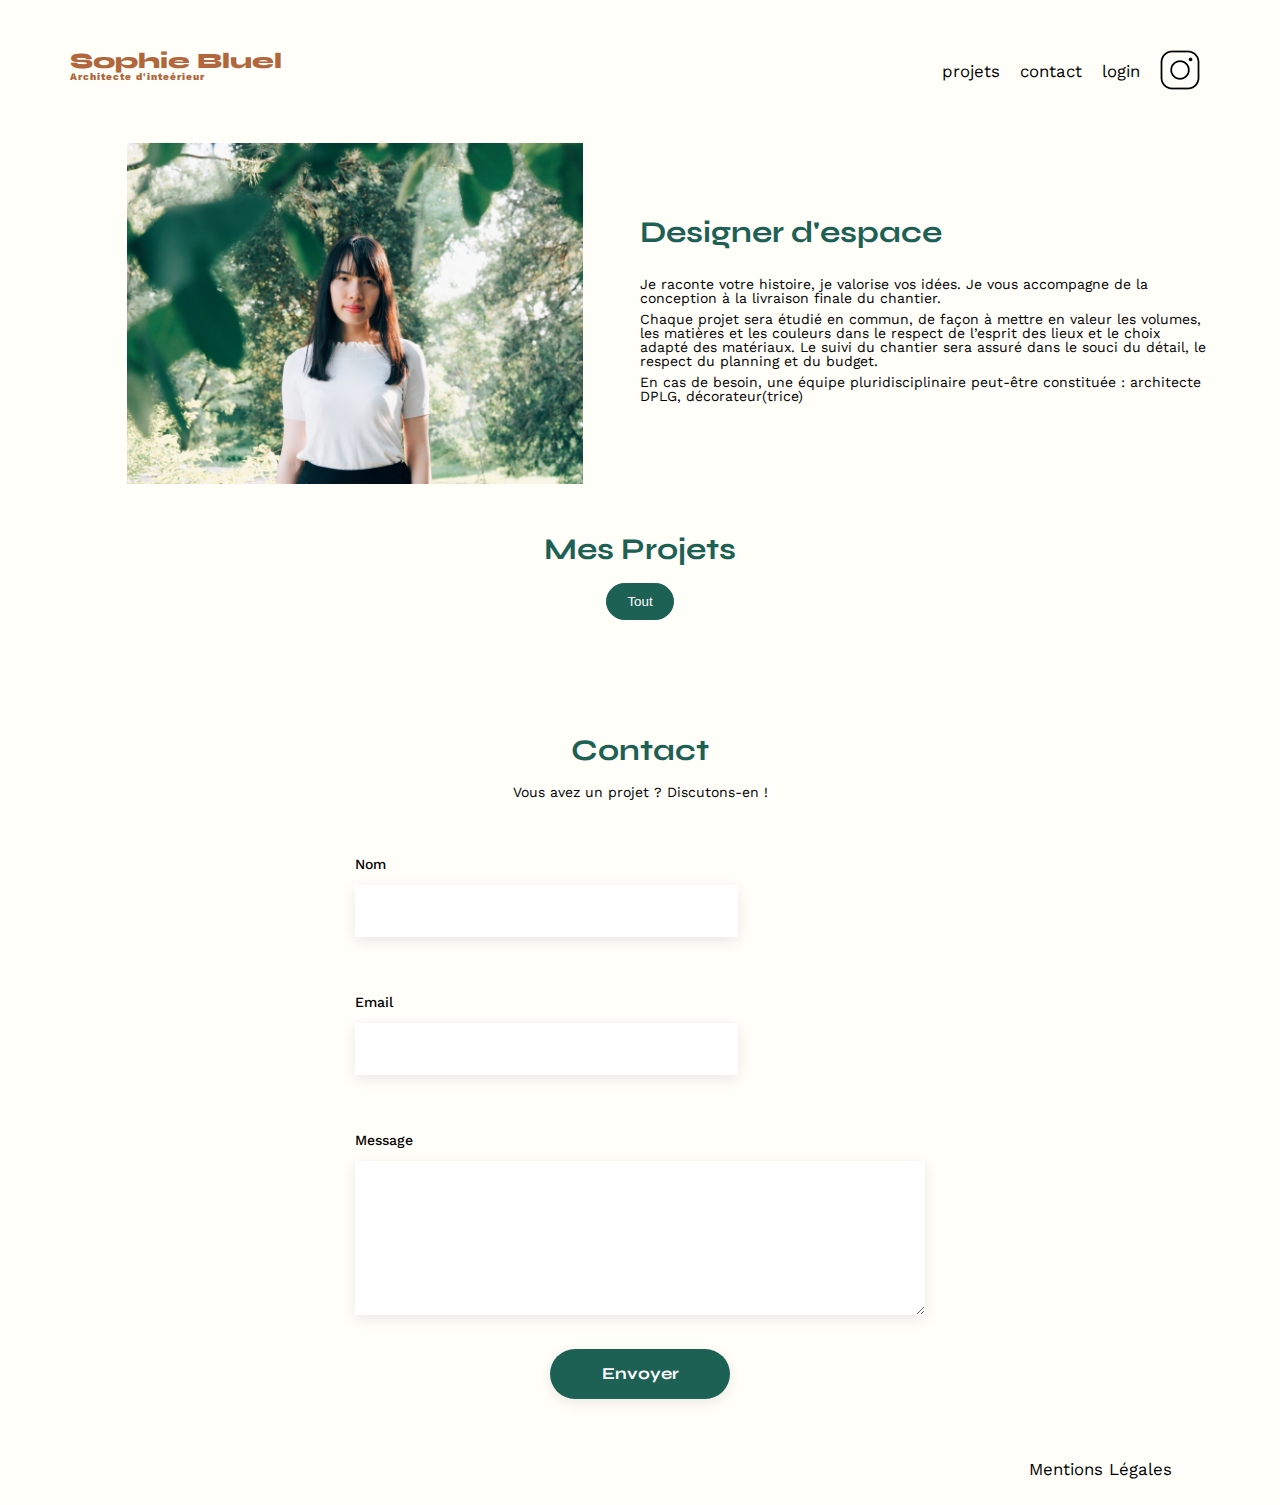
<file: FrontEnd/index.html>
<!DOCTYPE html>
<html lang="fr">
<head>
	<meta charset="UTF-8">
	<title>Sophie Bluel - Architecte d'intérieur</title>
	<meta name="viewport" content="width=device-width, initial-scale=1.0">
	<link rel="preconnect" href="https://fonts.googleapis.com">
	<link rel="preconnect" href="https://fonts.gstatic.com" crossorigin>
	<link href="https://fonts.googleapis.com/css2?family=Syne:wght@700;800&family=Work+Sans&display=swap" rel="stylesheet">
	<link rel="stylesheet" href="https://cdnjs.cloudflare.com/ajax/libs/font-awesome/6.2.1/css/all.min.css">
	<meta name="description" content="">
	<link rel="stylesheet" href="./assets/style.css">
</head>
<body>
	<div class="mode-edition">
		<i class="fa-regular fa-pen-to-square"></i>
		<p>Mode édition</p>
		<button>publier les changements</button>
	</div>

	<div class="modale">
		<div class="modale-content1">
		  <span class="close">&times;</span>
		  <h2>Galerie photo</h2>
		  <div class="works-edition-container">
			
		  </div>
		  <div class="thin-line"></div>
		  <button class="button-add-work">Ajouter une photo</button>
		  <p class="delete-galery">supprimer la galerie</p>
		</div>

		<div class="modale-content2">
			<i class="fa-solid fa-arrow-left precedent"></i>
			<span class="close">x</span>
			<h2>Ajout photo</h2>
			<div class="works-add-container">
				<div class="work-add-container-elements">
					<img id="previewWork" alt="">
				  <i id="modale2-work-icon" class="fa-sharp fa-regular fa-image"></i>
				  <button id="uploadButton">+Ajouter photo</button>
				  <p id="fileInfo">jpg, png: 4mo max</p>
				  <input type="file" name="" id="inputFile">
				</div>
			  </div>
			<div>
				<label for="title" class="label">Title</label>
				<input type="text" class="labelModale" id="title" name="title">

				<label for="categorie" class="categorie">Catégorie</label>
				<select id="categorySelect">
					<option></option>
				</select>
				<p class="postwork-error">Veillez remplir tout les champs</p>
			</div>

			<div class="thin-line"></div>
			<button class="modale2-valider">Valider</button>
		  </div>
	  </div>
	  
<header>
	<h1>Sophie Bluel <span>Architecte d'inteérieur</span></h1>
	<nav>
		<ul>
			<li>projets</li>
			<li>contact</li>
			<li><a id="login-logout" href="login.html">login</a></li>
			<!-- modifier text logout , remove token de session -->
			<li><img src="./assets/icons/instagram.png" alt="Instagram"></li>
		</ul>
	</nav>
</header>
<main>
	<section id="introduction">
		<figure>
			<img id="image-profile" src="./assets/images/sophie-bluel.png" alt="">
		</figure>
		<article>
			<h2>Designer d'espace</h2>
			<p>Je raconte votre histoire, je valorise vos idées. Je vous accompagne de la conception à la livraison finale du chantier.</p>
			<p>Chaque projet sera étudié en commun, de façon à mettre en valeur les volumes, les matières et les couleurs dans le respect de l’esprit des lieux et le choix adapté des matériaux. Le suivi du chantier sera assuré dans le souci du détail, le respect du planning et du budget.</p>
			<p>En cas de besoin, une équipe pluridisciplinaire peut-être constituée : architecte DPLG, décorateur(trice)</p>
		</article>
	</section>

	

	<!-- creer bouton modifier , display:none par default , change display par js si token -->
	<section id="portfolio">
		<div class="projet-modify">
		<h2>Mes Projets</h2>
		
		</div>
		
		<div class="gallery">
			
		</div>
	</section>
	<section id="contact">
		<h2>Contact</h2>
		<p>Vous avez un projet ? Discutons-en !</p>
		<form action="#" method="post">
			<label for="name">Nom</label>
			<input type="text" name="name" id="name">
			<label for="email">Email</label>
			<input type="email" name="email" id="email">
			<label for="message">Message</label>
			<textarea name="message" id="message" cols="30" rows="10"></textarea>
			<input type="submit" value="Envoyer">
		</form>
	</section>
</main>

<footer>
	<nav>
		<ul>
			<li>Mentions Légales</li>
		</ul>
	</nav>
	<script src="script.js"></script>
	<script src="uploadProfile.js"></script>
	<script src="modifierworks.js"></script>
	<script src="modaleworks.js"></script>
	<script src="categoryselect.js"></script>
	<script src="uploadpreview.js"></script>
	<script src="postwork.js"></script>
	<script src="deleteworks.js"></script>
	<!-- fonction pour delete toute la galery -->
	<!-- <script src="deletegalery.js" ></script> -->
</footer>
</body>
</html>
</file>
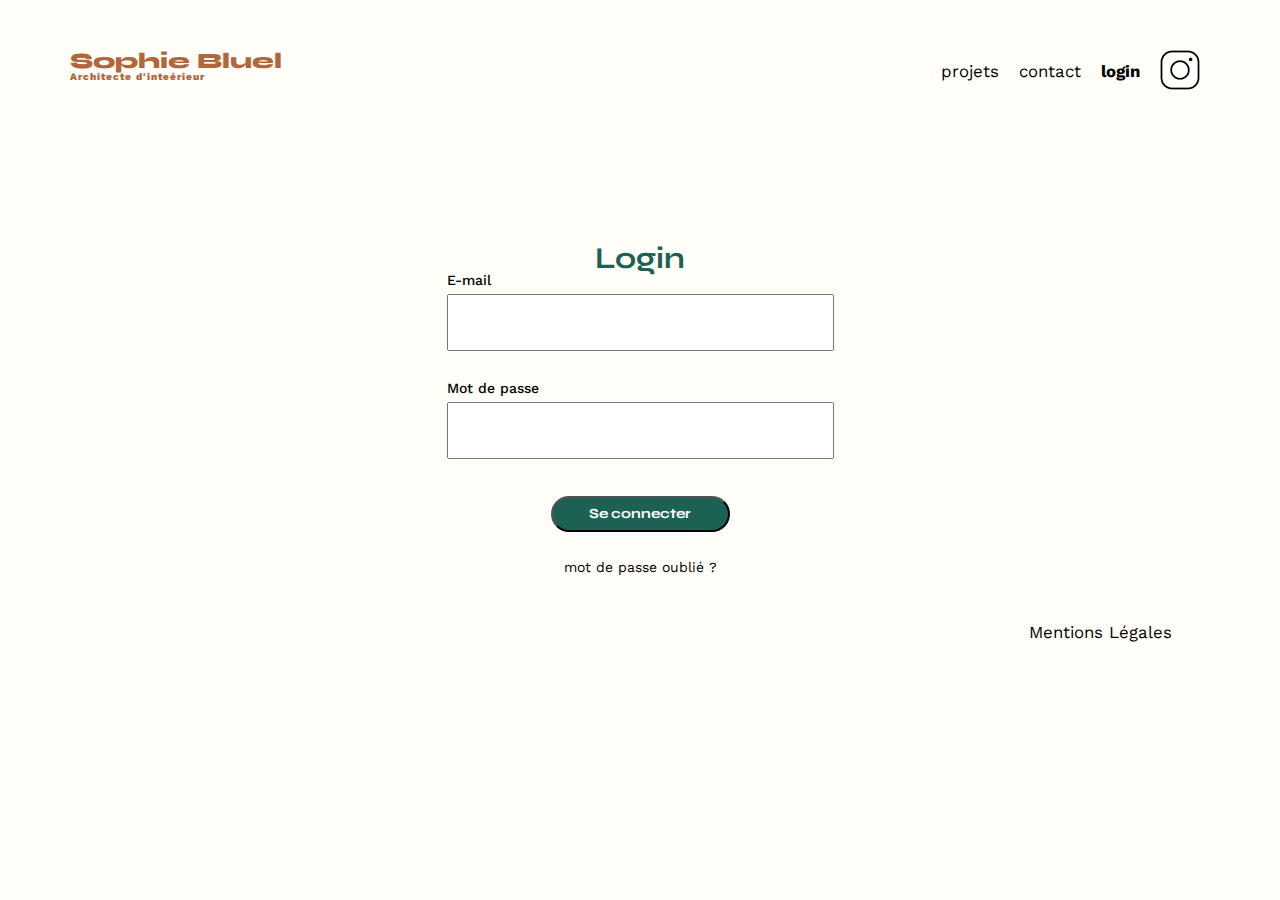
<file: FrontEnd/login.html>
<!DOCTYPE html>
<html lang="fr">
<head>
	<meta charset="UTF-8">
	<title>Sophie Bluel - Architecte d'intérieur</title>
	<meta name="viewport" content="width=device-width, initial-scale=1.0">
	<link rel="preconnect" href="https://fonts.googleapis.com">
	<link rel="preconnect" href="https://fonts.gstatic.com" crossorigin>
	<link href="https://fonts.googleapis.com/css2?family=Syne:wght@700;800&family=Work+Sans&display=swap" rel="stylesheet">
	<meta name="description" content="">
	<link rel="stylesheet" href="./assets/style.css">
</head>
<body>
<header>
	<h1>Sophie Bluel <span>Architecte d'inteérieur</span></h1>
	<nav>
		<ul>
			<li>projets</li>
			<li>contact</li>
			<li class="bold"><a href="login.html">login</a></li>
			<li><img src="./assets/icons/instagram.png" alt="Instagram"></li>
		</ul>
	</nav>
</header>
<main>
    <section id="login">   
        <h2>Login</h2>
        <div>
        <label>E-mail</label>
        <input type="email" id="email" required>
        <label>Mot de passe</label>
        <input type="password" id="password" required>
        </div>
		<p class="login-error">Erreur dans l’identifiant ou le mot de passe</p>
        <button onclick="login()">Se connecter</button>
		<p><a>mot de passe oublié ?</a></p>

    </section>
</main>

<footer>
	<nav>
		<ul>
			<li>Mentions Légales</li>
		</ul>
	</nav>
    <script src="login.js"></script>
</footer>
</body>
</html>
</file>
<file: FrontEnd/assets/style.css>
/* http://meyerweb.com/eric/tools/css/reset/
   v2.0 | 20110126
   License: none (public domain)
*/

html, body, div, span, applet, object, iframe,
h1, h2, h3, h4, h5, h6, p, blockquote, pre,
a, abbr, acronym, address, big, cite, code,
del, dfn, em, img, ins, kbd, q, s, samp,
small, strike, strong, sub, sup, tt, var,
b, u, i, center,
dl, dt, dd, ol, ul, li,
fieldset, form, label, legend,
table, caption, tbody, tfoot, thead, tr, th, td,
article, aside, canvas, details, embed,
figure, figcaption, footer, header, hgroup,
menu, nav, output, ruby, section, summary,
time, mark, audio, video {
	margin: 0;
	padding: 0;
	border: 0;
	font-size: 100%;
	font: inherit;
	vertical-align: baseline;
}

a {
	text-decoration: none;
	color: black;
}

/* HTML5 display-role reset for older browsers */
article, aside, details, figcaption, figure,
footer, header, hgroup, menu, nav, section {
	display: block;
}
body {
	line-height: 1;
	background-color: #FFFEF8;;
}

ol, ul {
	list-style: none;
}
blockquote, q {
	quotes: none;
}
blockquote:before, blockquote:after,
q:before, q:after {
	content: '';
	content: none;
}
table {
	border-collapse: collapse;
	border-spacing: 0;
}
/** end reset css**/
body {
	max-width: 1140px;
	margin:auto;
	font-family: 'Work Sans' ;
	font-size: 14px;
}
header {
	display: flex;
	justify-content: space-between;
	margin: 50px 0
}

header a:hover {
	color: #B1663C;
}
section {
	margin: 50px 0
}

h1{
	display: flex;
	flex-direction: column;
	font-family: 'Syne';
	font-size: 22px;
	font-weight: 800;
	color: #B1663C
}

h1 > span {
	font-family: 'Work Sans';
	font-size:10px;
	letter-spacing: 0.1em;
;
}

h2{
	font-family: 'Syne';
	font-weight: 700;
	font-size: 30px;
	color: #1D6154
}
nav ul {
	display: flex;
	align-items: center;
	list-style-type: none;

}
nav li {
	padding: 0 10px;
	font-size: 1.2em;
}

li:hover {
	color: #B1663C;
}
#introduction {
	display: flex;
	align-items: center;
	flex-wrap: wrap;
}
#introduction figure {
	width: 50%;
}
#introduction img {
	display: block;
	margin: auto;
	width: 80%;
}

#introduction article {
	width: 50%;
}
#introduction h2 {
	margin-bottom: 1em;
}

#introduction p {
	margin-bottom: 0.5em;
}
#portfolio h2 {
	margin: 0;
}
.gallery {
	width: 100%;
	display: grid;
	grid-template-columns: 1fr 1fr 1fr;
	grid-column-gap: 20px;
	grid-row-gap: 20px;
	margin-top: 60px;
}

.gallery img {
	width: 100%;

}
#contact {
	width: 50%;
margin: auto;
}
#contact > * {
	text-align: center;

}
#contact h2{
	margin-bottom: 20px;
}
#contact form {
	text-align: left;
	margin-top:30px;
	display: flex;
	flex-direction: column;
}

#contact input {
	height: 50px;
	font-size: 1.2em;
	border: none;
	box-shadow: 0px 4px 14px rgba(0, 0, 0, 0.09);
}
#contact label {
	margin: 2em 0 1em 0;
}
#contact textarea {
	border: none;
	box-shadow: 0px 4px 14px rgba(0, 0, 0, 0.09);
}

input[type="submit"]{
	font-family: 'Syne';
	font-weight: 700;
	color: white;
	background-color: #1D6154;
	margin : 2em auto ;
	width: 180px;
	text-align: center;
	border-radius: 60px ;
}

footer nav ul {
	display: flex;
	justify-content: flex-end;
	margin: 2em
}

/** css rajouter pour les filtres **/

#filters {
  text-align: center;
  margin-bottom: 20px;
}

#filters button {
  border: 1px solid #1D6154;
  border-radius: 60px;
  margin: 5px;
  padding: 10px 20px;
  background-color: transparent;
  color: #1D6154;
  cursor: pointer;
}

#filters button:hover {
  background-color: #1D6154;
  color: #ffffff;
}

#filters button.active {
	background-color: #1D6154;
	color: #ffffff;
  }

.bold {
	font-weight: bold;
}

#login {
	margin-top: 150px;
	display: flex;
	align-items: center;
	flex-direction: column;
}



label {
	display: block;
	font-weight: 500;
	margin-bottom: 7px;
}

input {
	width: 379px;
	height: 51px;
	margin-bottom: 30px;
}

#login button {
	width: 179px;
	height: 36px;
	background: #1D6154;
	border-radius: 60px;
	font-family: 'Syne';
	font-style: normal;
	font-weight: 700;
	font-size: 14px;
	line-height: 17px;
	color: #FFFFFF;
	margin-top: 7px;
}

.block{
	display: block;
}

#login a {
	display: block;
}

#login p {
	margin-top: 28px;
}

.login-error {
	display: none;
	color: red;
}

#imageInput {
	display: none;
}

.projet-modify {
	display: flex;
	align-items: center;
	justify-content: center;
	text-align: center;
	height: 100%;
	margin-bottom: 1em;
}

#portfolio h2,
#portfolio p 
#porflolio i{
	margin: 0;
}

/* style de la barre d'edition---------------- */

.mode-edition {
	position: absolute;
    top: 0;
    left: 0;
    width: 100%;
    height: 60px;
    background-color: black;
	display: flex;
	align-items: center;
	z-index: 2;
}

.modified-header {
	display: flex;
	justify-content: space-between;
	margin: 110px 0 50px;
}

.mode-edition {
	display: none;
	justify-content: center;
	align-items: center;
}

.mode-edition i,
.mode-edition p {
	color: white;
	font-size: 16px;
	margin-top: 20px;
	margin-bottom: 20px;
}

.mode-edition p {
	margin-left: 13px;
	margin-right: 21px;
}

.mode-edition button{
	font-size: 16px;
	background: #FFFFFF;
	border-radius: 60px;
	padding: 11px 23px;
}
/* fin du style de la bar d'édition--------------- */


/* bouton modifier du profile */
.modifier-button-container {
	display: flex;
	margin-left: 5%;
	margin-top: 15px;
}

.modifier-button-container p {
	font-size: 16px;
	margin-left: 12px;
	margin-top: 2px;
	color: #1D6154;
}

.modifier-button-container i {
	font-size: 18px;
	color: #1D6154;
}

.modifier-button-container p:hover,
.modifier-button-container i:hover{
	cursor: pointer;
	color: #B1663C;
}
/* fin du style du bouton modifier du profile */

/* bouton modifier des projets */

.projet-modify i {
	font-size: 18px;
	color: #1D6154;
	margin-left: 31px;
}

.projet-modify p {
	font-size: 16px;
	margin-left: 12px;
	color: #1D6154;
	margin-top: 2px;
}

.projet-modify i:hover,
.projet-modify p:hover {
	cursor: pointer;
	color: #B1663C;
}

/* modale */

.modale {
	position: fixed;
	top: 0;
	left: 0;
	width: 100%;
	height: 100%;
	background: rgba(0, 0, 0, 0.3);
	display: flex;
	align-items: center;
	justify-content: center;
	display: none;
	z-index: 1;
}
  
.modale-content1 {
	background: #FFFFFF;
	border-radius: 10px;
	position: relative;
	width: 630px;
	display: flex;
	justify-content: center;
	align-items: center;
	flex-direction : column;
}

.modale-content2 {
	background: #FFFFFF;
	border-radius: 10px;
	position: relative;
	width: 630px;
	display: none;
	justify-content: center;
	align-items: center;
	flex-direction : column;
}

.close {
	cursor: pointer;
	position: absolute;
 	top: 32px;
  	right: 40px;
  	margin: 0;
  	font-size: 28px;
}

.precedent {
	cursor: pointer;
	position: absolute;
 	top: 32px;
  	left: 30px;
  	margin: 0;
  	font-size: 24px;
}

  
.modale-content1 h2,
.modale-content2 h2 {
	font-size: 26px;
	margin-bottom: 56px;
	margin-top: 60px;
	font-weight: 400;
	font-family: 'Work Sans';
	text-align: center;
	color: black;
}
  
.works-edition-container {
	margin-right: 105px;
	margin-left: 105px;
	display: grid;
	grid-template-columns: 1fr 1fr 1fr 1fr 1fr;
	column-gap: 18px;
	row-gap: 6px;
	padding-bottom: 47px;
}
  
.works-edition-container img{
	width: 100%;
}

.works-edition-container figure {
	position: relative;
}

.works-edition-container div {
	position: absolute;
	right: 5px;
	top: 8px;
	width: 17px;
	height: 17px;
	background-color: black;
	display: flex;
	align-items: center;
	justify-content: center;
	border-radius: 2px;

}

.fa-trash-can {
	color: white;
	font-size: 9px;
}

.thin-line {
	border: none;
	background-color: #000000;
	width: 420px;
	border: 1px solid #B3B3B3;
	margin-bottom: 38px;
}

.modale-content1 button {
	height: 36px;
	width: 237px;
	border-radius: 60px;
	background: #1D6154;
	color: white;
	margin-bottom: 23px;
}

.modale2-valider {
	height: 36px;
	width: 237px;
	border-radius: 60px;
	background: #A7A7A7;
	color: white;
	margin-bottom: 55px;
}

.delete-galery {
	font-family: 'Syne';
	font-style: normal;
	font-weight: 400;
	font-size: 14px;
	text-align: center;
	color: #D65353;
	background: #FFFFFF;
	border-radius: 10px;
	width: 230px;
	height: 17px;
	margin-bottom: 48px;
}

.delete-galery:hover {
	color: red;
	cursor: pointer;
}

/*Modale 2*/

.works-add-container {
	width: 420px;
	background: #E8F1F7;
	border-radius: 3px;
	display: flex;
	align-items: center;
	flex-direction: column;
	margin-bottom: 30px;
}

.work-add-container-elements {
	display: flex;
	flex-direction: column;
	align-items: center;
}

.work-add-container-elements img {
	width: 130px;
	height: 170px;
	object-fit: cover;
}

.works-add-container i {
	font-size: 58px;
	color: #B9C5CC;
	margin: 28px 0 21px;
}

.work-add-container-elements button {
	margin-bottom: 7px;
	width: 173px;
	height: 36px;
	background: #CBD6DC;
	border-radius: 50px;
	border: none;
	color: #306685;
}

.work-add-container-elements p {
	font-family: "Work Sans";
	font-size: 10px;
	font-weight: 400;
	margin-bottom: 19px;
}

.work-add-container-elements label {
	font-weight: 500;
	font-size: 14px;
}

.modale-content2 input {
	width: 414px;
	color: #444444;
	font-family: 'Work Sans';
	font-style: normal;
	font-weight: 400;
	font-size: 14px;
	text-indent: 16px;
	box-shadow: 0px 4px 14px rgba(0, 0, 0, 0.09);
	border: none;
}

.modale-content2 select {
	background-position: 21px center;
}


#categorySelect {
	width: 100%;
	height: 51px;
	background-color: white;
	color: #444444;
	font-family: 'Work Sans';
	font-style: normal;
	font-weight: 400;
	font-size: 14px;
	text-indent: 6px;
	margin-bottom: 47px;
	box-shadow: 0px 4px 14px rgba(0, 0, 0, 0.09);
	border: none;
}

#previewWork {
	display: none;
}

.postwork-error {
	display:none;
	text-align: center;
	color: red;
}

#inputFile {
	display: none;
}
</file>
